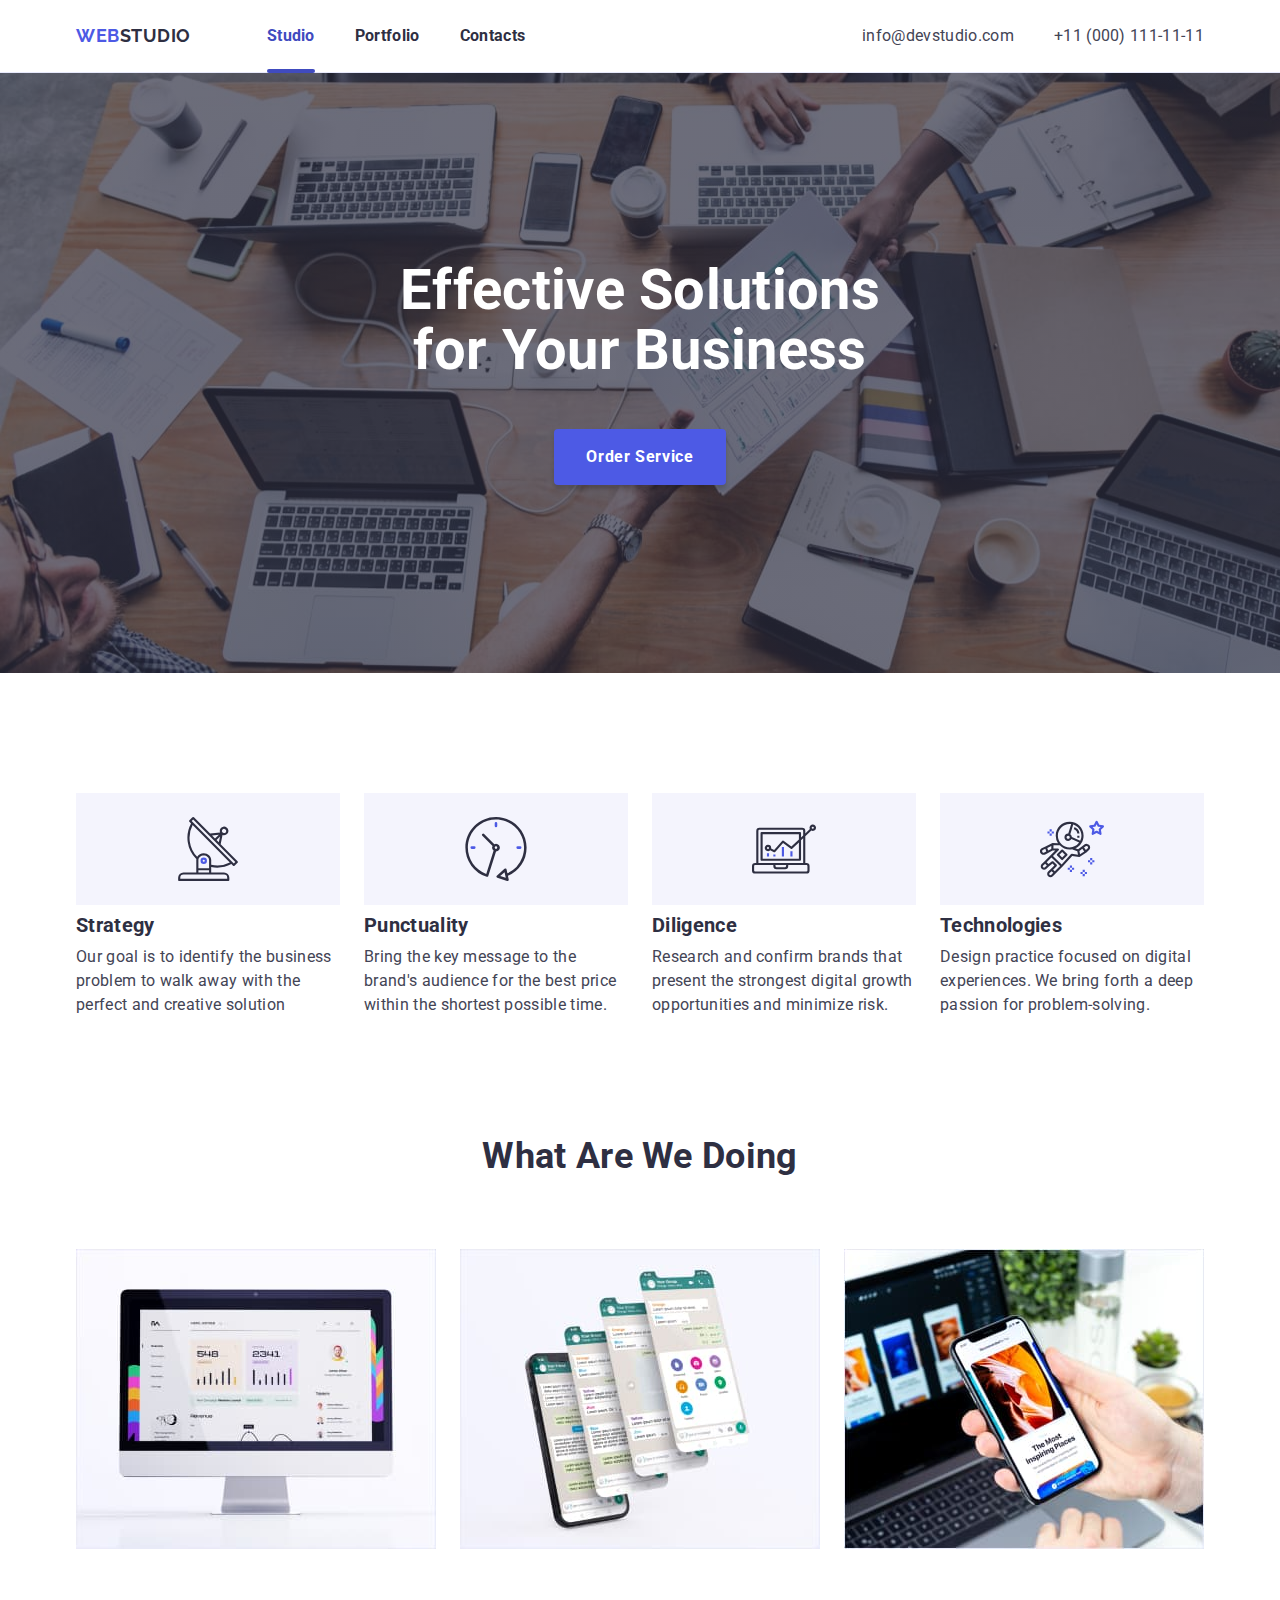
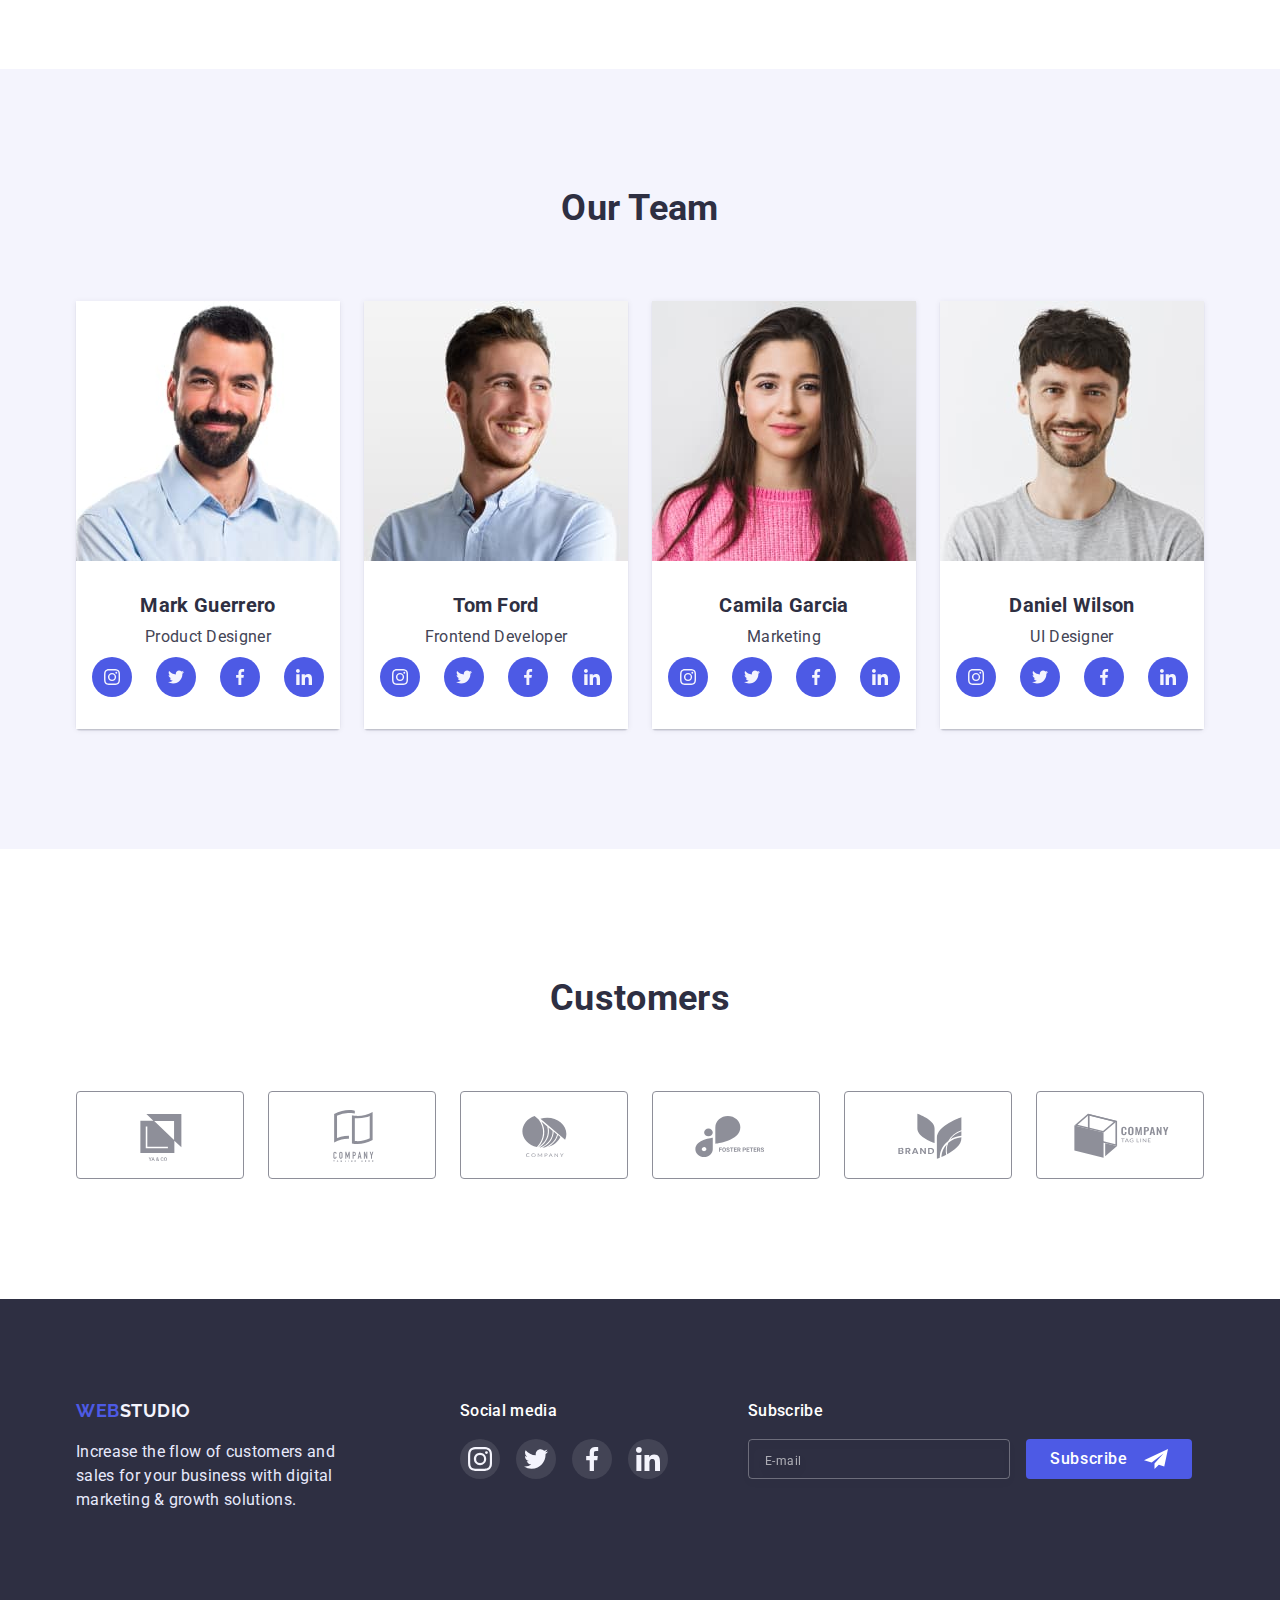
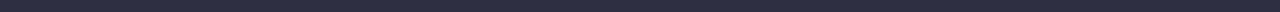
<file: index.html>
<!DOCTYPE html>
<html lang="en">
<head>
    <meta charset="UTF-8">
    <meta http-equiv="X-UA-Compatible" content="IE=edge">
    <meta name="viewport" content="width=device-width, initial-scale=1.0">
    <title>Studio</title>
    <link rel="preconnect" href="https://fonts.googleapis.com">
    <link rel="preconnect" href="https://fonts.gstatic.com" crossorigin>
    <link href="https://fonts.googleapis.com/css2?family=Raleway:wght@700&family=Roboto:wght@400;500;700;900&display=swap" rel="stylesheet">
    <link rel="stylesheet" href="https://cdn.jsdelivr.net/npm/modern-normalize@1.1.0/modern-normalize.min.css">
    <link rel="stylesheet" href="./css/style.css">
</head>
<body>
    <!-- HEADER -->
    <header class="main-header">
        <div class="container main-header-container">
            <nav class="main-nav">
                <a class="link logo" href="./index.html">WEB<span class="logo-part-theme-light">STUDIO</span></a>
                <ul class="menu list">
                    <li class="menu-item"><a class="link link-nav active" href="">Studio</a></li>
                    <li class="menu-item"><a class="link link-nav" href="./portfolio.html">Portfolio</a></li>
                    <li class="menu-item"><a class="link link-nav" href="">Contacts</a></li>
                </ul>
            </nav>
            <ul class="menu list">
                <li class="menu-item"><a class="contacts" href="mailto:info@devstudio.com">info@devstudio.com</a></li>
                <li class="menu-item"><a class="contacts" href="tel:+110001111111">+11 (000) 111-11-11</a></li>
            </ul>
        </div>
    </header>
    <main>
        <!-- HERO-->
        <section class="hero">
            <div class="container">
                <h1 class="main-title">Effective Solutions for Your Business</h1>
                <button class="modal-btn" type = "button" data-modal-open>Order Service</button>
            </div>
        </section>
        <!--ADVANTAGES--> 
        <section class="advantages-section">
            <div class="container">
                <h2 class="visually-hidden">Our advantages</h2>
                <ul class="list-wrapper list">
                    <li class="item-wrapper">
                        <div class="advantages-icon-wrapper">
                            <svg class="advatages-item" width="64" height="64">
                            <use href="./images/icons.svg#icon-antenna"></use>
                            </svg>
                        </div>
                        <h3 class="list-title">Strategy</h3>
                        <p class="list-description">Our goal is to identify the business problem to walk away with the perfect and creative solution</p>
                    </li>
                    <li class="item-wrapper"> 
                        <div class="advantages-icon-wrapper">
                            <svg class="advatages-item" width="64" height="64">
                            <use href="./images/icons.svg#icon-clock"></use>
                            </svg>
                        </div>
                        <h3 class="list-title">Punctuality</h3>
                        <p class="list-description">Bring the key message to the brand's audience for the best price within the shortest possible time.</p>
                    </li>
                    <li class="item-wrapper"> 
                        <div class="advantages-icon-wrapper">
                            <svg class="advatages-item" width="64" height="64">
                            <use href="./images/icons.svg#icon-diagram"></use>
                            </svg>
                        </div>
                        <h3 class="list-title">Diligence</h3>
                        <p class="list-description">Research and confirm brands that present the strongest digital growth opportunities and minimize risk.</p>
                    </li>
                    <li class="item-wrapper">
                        <div class="advantages-icon-wrapper">
                            <svg class="advatages-item" width="64" height="64">
                            <use href="./images/icons.svg#icon-astronaut"></use>
                            </svg>
                        </div>
                        <h3 class="list-title">Technologies</h3>
                        <p class="list-description">Design practice focused on digital experiences. We bring forth a deep passion for problem-solving.</p>
                    </li>
                </ul>
            </div>
        </section>
        <!--ABOUT US--> 
        <section class="section">
            <div class="container">
                <h2 class="section-title">What are we doing</h2>
                <ul class="list-wrapper list">
                    <li class="card-wrapper"><img src="./images/what-are-we-doing/positive-trend.jpg" alt="positive trend" width="360" height="300"></li>
                    <li class="card-wrapper"><img src="./images/what-are-we-doing/always-in-touch.jpg" alt="always in touch" width="360" height="300"></li>
                    <li class="card-wrapper"><img src="./images/what-are-we-doing/inspiring-place.jpg" alt="inspiring place" width="360" height="300"></li>
                </ul>
            </div>
        </section>
        <!--OUR TEAM-->
        <section class="employees section">
            <div class="container">
                <h2 class="section-title">Our Team</h2>
                <ul class="list-wrapper list">
                    <li class="item-wrapper employees-list">
                        <img src="./images/our-team/mark-guerrero.jpg" alt="man with beard" width="264" height="260">
                        <div class="employees-card-wrapper">
                            <h3 class="list-title">Mark Guerrero</h3>
                            <p class="list-description">Product Designer</p>
                            <ul class="social-list list">
                                <li class="social-list-item">
                                    <a href="" class="social-list-link">
                                        <svg class="social-list-icon" width="16" height="16" >
                                            <use href="./images/icons.svg#icon-instagram"></use>
                                        </svg>
                                    </a>
                                </li>
                                <li class="social-list-item">
                                    <a href="" class="social-list-link">
                                        <svg class="social-list-icon" width="16" height="16" >
                                            <use href="./images/icons.svg#icon-twitter"></use>
                                        </svg>
                                    </a>
                                </li>
                                <li class="social-list-item">
                                    <a href="" class="social-list-link">
                                        <svg class="social-list-icon" width="16" height="16" >
                                            <use href="./images/icons.svg#icon-facebook"></use>
                                        </svg>
                                    </a>
                                </li>
                                <li class="social-list-item">
                                    <a href="" class="social-list-link">
                                        <svg class="social-list-icon" width="16" height="16" >
                                            <use href="./images/icons.svg#icon-linkedin"></use>
                                        </svg>
                                    </a>
                                </li>
                            </ul>
                        </div>
                    </li>
                    <li class="item-wrapper employees-list">
                        <img src="./images/our-team/tom-ford.jpg" alt="smiling man" width="264" height="260">
                        <div class="employees-card-wrapper">
                            <h3 class="list-title">Tom Ford</h3>
                            <p class="list-description">Frontend Developer</p>
                            <ul class="social-list list">
                                <li class="social-list-item">
                                    <a href="" class="social-list-link">
                                        <svg class="social-list-icon" width="16" height="16" >
                                            <use href="./images/icons.svg#icon-instagram"></use>
                                        </svg>
                                    </a>
                                </li>
                                <li class="social-list-item">
                                    <a href="" class="social-list-link">
                                        <svg class="social-list-icon" width="16" height="16" >
                                            <use href="./images/icons.svg#icon-twitter"></use>
                                        </svg>
                                    </a>
                                </li>
                                <li class="social-list-item">
                                    <a href="" class="social-list-link">
                                        <svg class="social-list-icon" width="16" height="16" >
                                            <use href="./images/icons.svg#icon-facebook"></use>
                                        </svg>
                                    </a>
                                </li>
                                <li class="social-list-item">
                                    <a href="" class="social-list-link">
                                        <svg class="social-list-icon" width="16" height="16" >
                                            <use href="./images/icons.svg#icon-linkedin"></use>
                                        </svg>
                                    </a>
                                </li>
                            </ul>
                        </div>
                    </li>
                    <li class="item-wrapper employees-list">
                        <img src="./images/our-team/camila-garcia.jpg" alt="girl with long hair" width="264" height="260">
                        <div class="employees-card-wrapper">
                            <h3 class="list-title">Camila Garcia</h3>
                            <p class="list-description">Marketing</p>
                            <ul class="social-list list">
                                <li class="social-list-item">
                                    <a href="" class="social-list-link">
                                        <svg class="social-list-icon" width="16" height="16" >
                                            <use href="./images/icons.svg#icon-instagram"></use>
                                        </svg>
                                    </a>
                                </li>
                                <li class="social-list-item">
                                    <a href="" class="social-list-link">
                                        <svg class="social-list-icon" width="16" height="16" >
                                            <use href="./images/icons.svg#icon-twitter"></use>
                                        </svg>
                                    </a>
                                </li>
                                <li class="social-list-item">
                                    <a href="" class="social-list-link">
                                        <svg class="social-list-icon" width="16" height="16" >
                                            <use href="./images/icons.svg#icon-facebook"></use>
                                        </svg>
                                    </a>
                                </li>
                                <li class="social-list-item">
                                    <a href="" class="social-list-link">
                                        <svg class="social-list-icon" width="16" height="16" >
                                            <use href="./images/icons.svg#icon-linkedin"></use>
                                        </svg>
                                    </a>
                                </li>
                            </ul>
                        </div>
                    </li>
                    <li class="item-wrapper employees-list">
                        <img src="./images/our-team/daniel-wilson.jpg" alt="man in a t-shirt" width="264" height="260">
                        <div class="employees-card-wrapper">
                            <h3 class="list-title">Daniel Wilson</h3>
                            <p class="list-description">UI Designer</p>
                            <ul class="social-list list">
                                <li class="social-list-item">
                                    <a href="" class="social-list-link">
                                        <svg class="social-list-icon" width="16" height="16" >
                                            <use href="./images/icons.svg#icon-instagram"></use>
                                        </svg>
                                    </a>
                                </li>
                                <li class="social-list-item">
                                    <a href="" class="social-list-link">
                                        <svg class="social-list-icon" width="16" height="16" >
                                            <use href="./images/icons.svg#icon-twitter"></use>
                                        </svg>
                                    </a>
                                </li>
                                <li class="social-list-item">
                                    <a href="" class="social-list-link">
                                        <svg class="social-list-icon" width="16" height="16" >
                                            <use href="./images/icons.svg#icon-facebook"></use>
                                        </svg>
                                    </a>
                                </li>
                                <li class="social-list-item">
                                    <a href="" class="social-list-link">
                                        <svg class="social-list-icon" width="16" height="16" >
                                            <use href="./images/icons.svg#icon-linkedin"></use>
                                        </svg>
                                    </a>
                                </li>
                            </ul>
                        </div>
                    </li>
                </ul>
            </div>
        </section>
        <!--CUSTOMERS-->
        <section class="client-section">
            <div class="container">
                <h2 class="section-title">Customers</h2>
                <ul class="client-list list">
                    <li class="client-list-item">
                        <a href="" class="client-list-link">
                            <svg class="client-list-icon" width="104" height="56">
                                <use href="./images/icons.svg#icon-client-1"></use>
                            </svg>
                        </a>
                    </li>
                    <li class="client-list-item">
                        <a href="" class="client-list-link">
                            <svg class="client-list-icon" width="104" height="56">
                                <use href="./images/icons.svg#icon-client-2"></use>
                            </svg>
                        </a>
                    </li>
                    <li class="client-list-item">
                        <a href="" class="client-list-link">
                            <svg class="client-list-icon" width="104" height="56">
                                <use href="./images/icons.svg#icon-client-3"></use>
                            </svg>
                        </a>
                    </li>
                    <li class="client-list-item">
                        <a href="" class="client-list-link">
                            <svg class="client-list-icon" width="104" height="56">
                                <use href="./images/icons.svg#icon-client-4"></use>
                            </svg>
                        </a>
                    </li>
                    <li class="client-list-item">
                        <a href="" class="client-list-link">
                            <svg class="client-list-icon" width="104" height="56">
                                <use href="./images/icons.svg#icon-client-5"></use>
                            </svg>
                        </a>
                    </li>
                    <li class="client-list-item">
                        <a href="" class="client-list-link">
                            <svg class="client-list-icon" width="104" height="56">
                                <use href="./images/icons.svg#icon-client-6"></use>
                            </svg>
                        </a>
                    </li>
                </ul>
            </div>
        </section>
    </main>
    <!--FOOTER-->
    <footer class="main-footer">
        <div class="container footer-container">
            <div class="footer-description">
                <a class="link logo logo-footer" href="">WEB<span class="logo-part-theme-dark">STUDIO</span></a>
                <p class="list-description">Increase the flow of customers and sales for your business with digital marketing & growth solutions.</p>
            </div>
            <div class="footer-social">
                <h4 class="footer-title">Social media</h4>
                <ul class="social-list footer-social-list list">
                    <li class="social-list-item">
                        <a href="" class="social-list-link footer-social-link">
                            <svg class="social-list-icon" width="24" height="24" >
                                <use href="./images/icons.svg#icon-instagram"></use>
                            </svg>
                        </a>
                    </li>
                    <li class="social-list-item">
                        <a href="" class="social-list-link footer-social-link">
                            <svg class="social-list-icon" width="24" height="24" >
                                <use href="./images/icons.svg#icon-twitter"></use>
                            </svg>
                        </a>
                    </li>
                    <li class="social-list-item">
                        <a href="" class="social-list-link footer-social-link">
                            <svg class="social-list-icon" width="24" height="24" >
                                <use href="./images/icons.svg#icon-facebook"></use>
                            </svg>
                        </a>
                    </li>
                    <li class="social-list-item">
                        <a href="" class="social-list-link footer-social-link">
                            <svg class="social-list-icon" width="24" height="24" >
                                <use href="./images/icons.svg#icon-linkedin"></use>
                            </svg>
                        </a>
                    </li>
                </ul>
            </div>
            <form class="footer-form">
                <h4 class="footer-title">Subscribe</h4>
                <div class="footer-form-wrapper">
                    <input type="email" name="user_email" placeholder="E-mail" class="footer-form-input">
                    <button type="submit" class="footer-subscribe-submit">Subscribe
                        <svg width="24" height="24" class="footer-button-icon">
                            <use href="./images/icons.svg#icon-telegram"></use>
                        </svg>
                    </button>
                </div>
            </form>
        </div>
    </footer>
    <div class="backdrop is-hidden" data-modal>
        <div class="modal">
            <button class="modal-close-btn" type="button" data-modal-close>
                <svg class="modal-close-btn-icon" width="8" height="8">
                    <use href="./images/icons.svg#icon-close-modal"></use>
                </svg>
            </button>
            <form class="modal-form">
                <p class="modal-name">Leave your contacts and we will call you back</p>
                <label class="modal-form-field">
                    <span class="modal-form-input-desc">Name</span> 
                    <span class="modal-form-input-wrapper">
                        <input type="text" name="user_name" class="modal-form-input" required pattern="^[a-zA-z]+" minlength="2">
                        <svg class="modal-form-input-icon" width="18" height="18">
                            <use href="./images/icons.svg#icon-person" ></use>
                        </svg>
                    </span>
                </label>
                <label class="modal-form-field">
                    <span class="modal-form-input-desc">Phone</span> 
                    <span class="modal-form-input-wrapper">
                        <input type="tel" name="user_phone" class="modal-form-input" required pattern="[0-9]{3}-[0-9]{3}-[0-9]{2}-[0-9]{2}" title="xxx-xxx-xx-xx">
                        <svg class="modal-form-input-icon" width="18" height="24">
                            <use href="./images/icons.svg#icon-phone" ></use>
                        </svg>
                    </span>
                </label>
                <label class="modal-form-field">
                    <span class="modal-form-input-desc">Email</span> 
                    <span class="modal-form-input-wrapper">
                        <input type="email" name="user_email" class="modal-form-input" required>
                        <svg class="modal-form-input-icon" width="18" height="24">
                            <use href="./images/icons.svg#icon-email"></use>
                        </svg>
                    </span>
                </label>
                <label class="modal-form-field">
                    <span class="modal-form-input-desc">Comment</span> 
                    <textarea name="user_message" class="modal-form-message" placeholder="Text input"></textarea>
                </label>
                <input id="user-policy" type="checkbox" name="user_policy" class="modal-form-check visually-hidden" required>
                <label for="user-policy" class="modal-form-check-desc">I accept the terms and conditions of the&nbsp;<a href="">Privacy Policy</a></label>
                <button type="submit" class="modal-form-submit">Send</button>
            </form>
        </div>
    </div>

    <script src="./js/modal.js"></script>
</body>
</html>
</file>
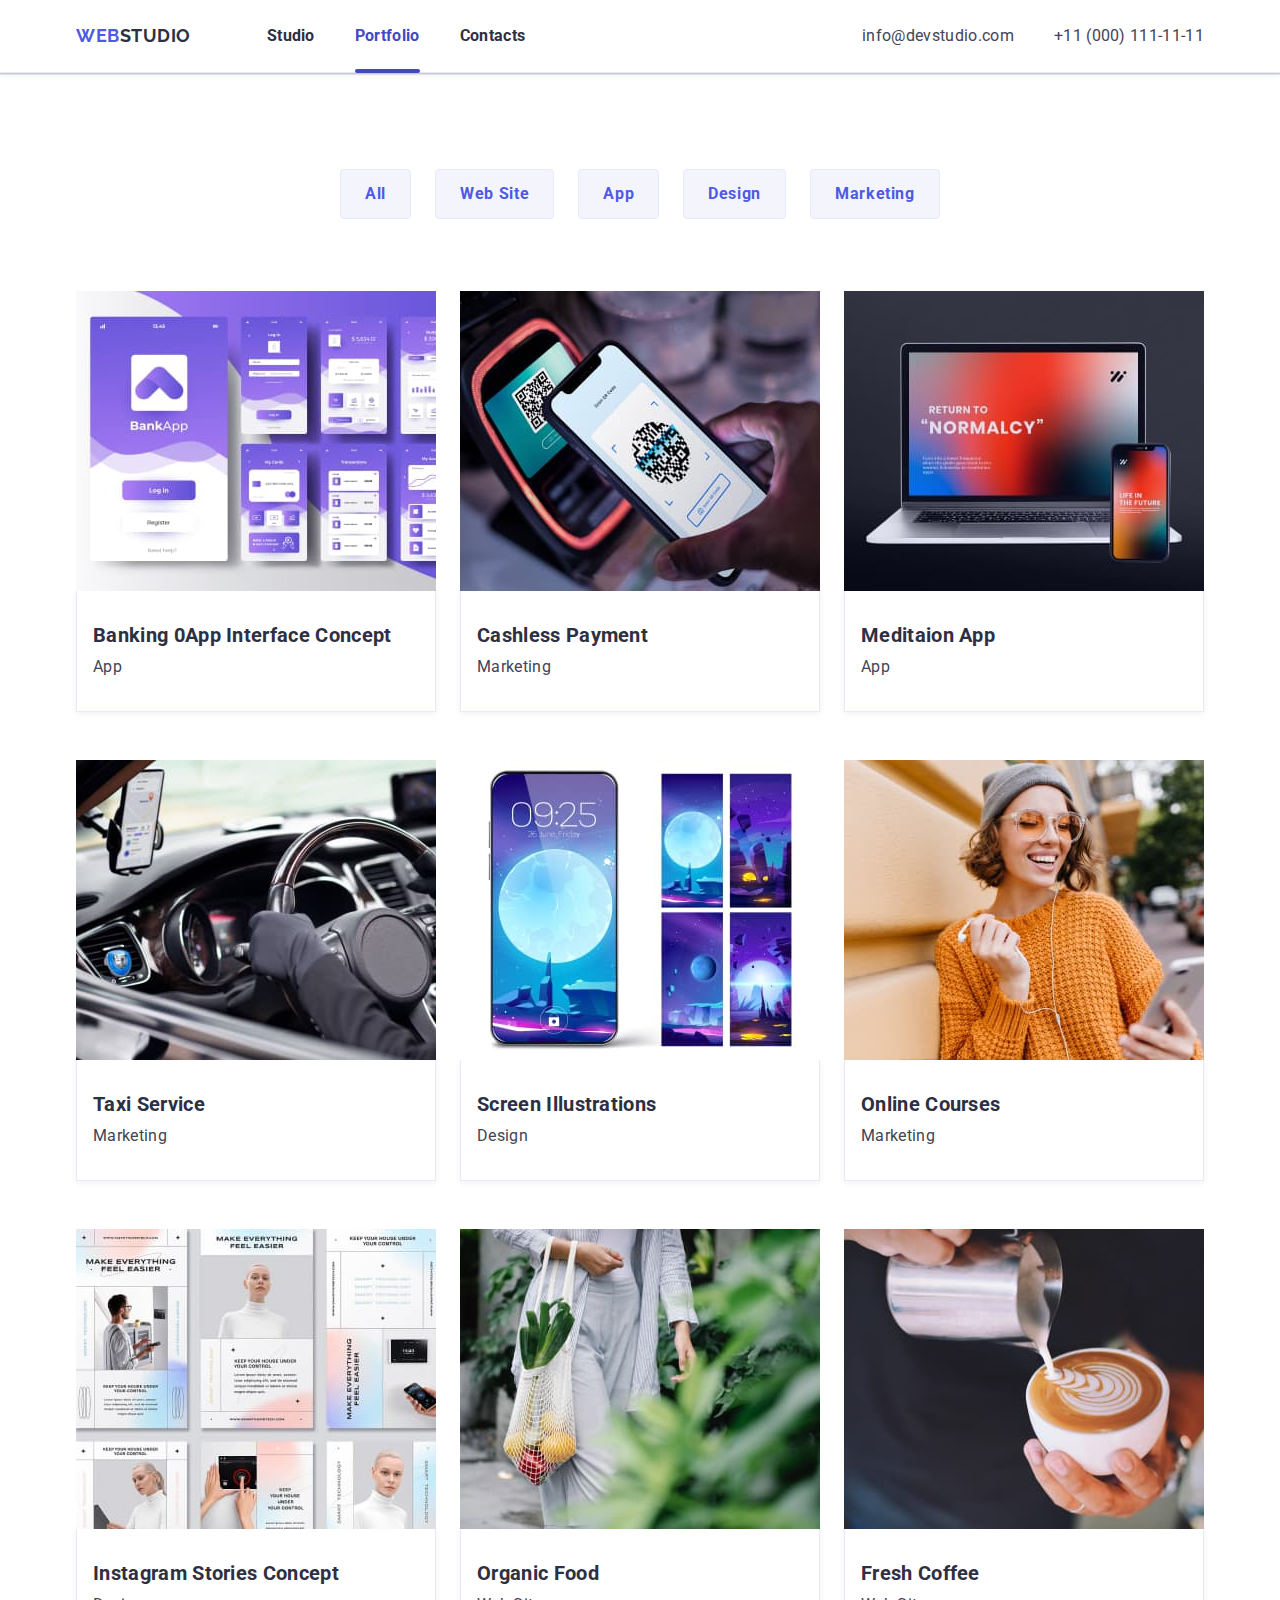
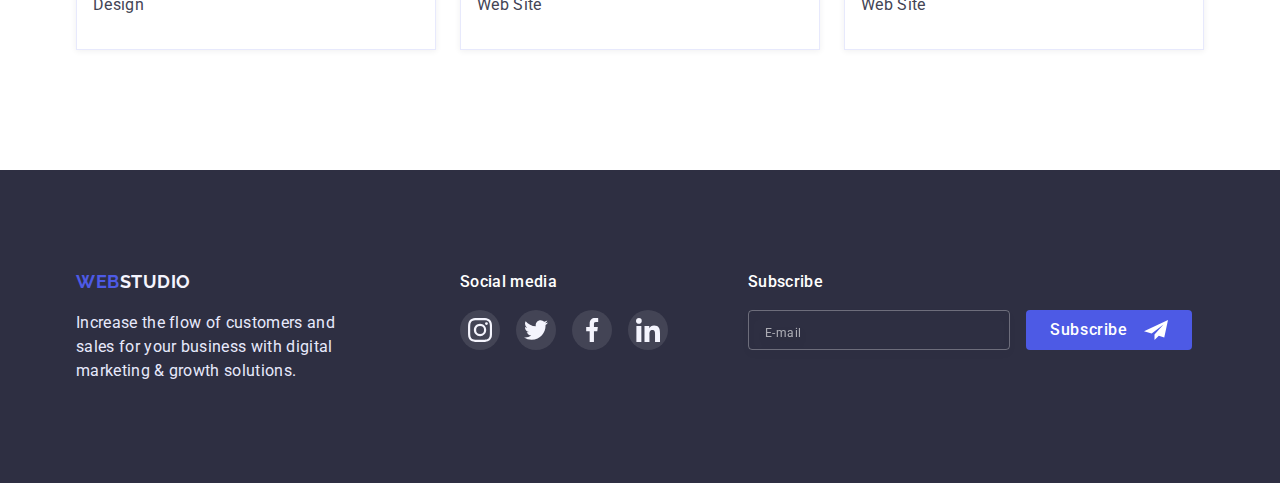
<file: portfolio.html>
<!DOCTYPE html>
<html lang="en">
<head>
    <meta charset="UTF-8">
    <meta http-equiv="X-UA-Compatible" content="IE=edge">
    <meta name="viewport" content="width=device-width, initial-scale=1.0">
    <title>Portfolio</title>
    <link rel="preconnect" href="https://fonts.googleapis.com">
    <link rel="preconnect" href="https://fonts.gstatic.com" crossorigin>
    <link href="https://fonts.googleapis.com/css2?family=Raleway:wght@700&family=Roboto:wght@400;500;700;900&display=swap" rel="stylesheet">
    <link rel="stylesheet" href="https://cdn.jsdelivr.net/npm/modern-normalize@1.1.0/modern-normalize.min.css">
    <link rel="stylesheet" href="./css/style.css">
</head>
<body>
    <!-- HEADER -->
    <header class="main-header">
        <div class="container main-header-container">
            <nav class="main-nav">
                <a class="link logo" href="./index.html">WEB<span class="logo-part-theme-light">STUDIO</span></a>
                <ul class="menu list">
                    <li class="menu-item"><a class="link link-nav" href="./index.html">Studio</a></li>
                    <li class="menu-item"><a class="link link-nav active" href="">Portfolio</a></li>
                    <li class="menu-item"><a class="link link-nav" href="">Contacts</a></li>
                </ul>
            </nav>
            <ul class="menu list">
                <li class="menu-item"><a class="contacts" href="mailto:info@devstudio.com">info@devstudio.com</a></li>
                <li class="menu-item"><a class="contacts" href="tel:+110001111111">+11 (000) 111-11-11</a></li>
            </ul>
        </div>
    </header>
    <main> 
        <!--PORTFOLIO-->
        <section class="portfolio-section">
            <div class="container">
                <h1 hidden>Examples of our work</h1>
                <ul class="portfolio-menu list-wrapper list">
                    <li><button class="portfolio-btn" type="button">All</button></li>
                    <li><button class="portfolio-btn" type="button">Web Site</button></li>
                    <li><button class="portfolio-btn" type="button">App</button></li>
                    <li><button class="portfolio-btn" type="button">Design</button></li>
                    <li><button class="portfolio-btn" type="button">Marketing</button></li>
                </ul>
                <ul class="list-wrapper portfolio-list-wrapper">
                    <li class="card-wrapper list">
                        <a class="link portfolio-card-wrapper" href="">
                            <div class="portfolio-card-img-wrapper">
                                <img src="./images/portfolio/interface.jpg" alt="simple interface" width="360" height="300">
                                <p class="overlay">14 Stylish and User-Friendly App Design Concepts · Task Manager App · Calorie Tracker App · Exotic Fruit Ecommerce App · Cloud Storage App</p>
                            </div>
                            <div class="portfolio-text-wrapper">
                                <h2 class="list-title">Banking 0App Interface Concept</h2>
                                <p class="list-description">App</p>
                            </div>
                        </a>
                    </li>
                    <li class="card-wrapper list">
                        <a class="link portfolio-card-wrapper" href="">
                            <div class="portfolio-card-img-wrapper">
                                <img src="./images/portfolio/cashless-payment.jpg" alt="pay by phone" width="360" height="300">
                                <p class="overlay">14 Stylish and User-Friendly App Design Concepts · Task Manager App · Calorie Tracker App · Exotic Fruit Ecommerce App · Cloud Storage App</p>
                            </div>
                                <div class="portfolio-text-wrapper">
                                <h2 class="list-title">Cashless Payment</h2>
                                <p class="list-description">Marketing</p>
                            </div>
                        </a>
                    </li>
                    <li class="card-wrapper list">
                        <a class="link portfolio-card-wrapper" href="">
                            <div class="portfolio-card-img-wrapper">
                                <img src="./images/portfolio/meditation-app.jpg" alt="computer and phone" width="360" height="300">
                                <p class="overlay">14 Stylish and User-Friendly App Design Concepts · Task Manager App · Calorie Tracker App · Exotic Fruit Ecommerce App · Cloud Storage App</p>
                            </div>
                            <div class="portfolio-text-wrapper">
                                <h2 class="list-title">Meditaion App</h2>
                                <p class="list-description">App</p>
                            </div>
                        </a>
                    </li>
                    <li class="card-wrapper list">
                        <a class="link portfolio-card-wrapper" href="">
                            <div class="portfolio-card-img-wrapper">
                                <img src="./images/portfolio/taxi.jpg" alt="hands on the steering wheel" width="360" height="300">
                                <p class="overlay">14 Stylish and User-Friendly App Design Concepts · Task Manager App · Calorie Tracker App · Exotic Fruit Ecommerce App · Cloud Storage App</p>
                            </div>
                            <div class="portfolio-text-wrapper">
                                <h2 class="list-title">Taxi Service</h2>
                                <p class="list-description">Marketing</p>
                            </div>
                        </a>
                    </li>
                    <li class="card-wrapper list">
                        <a class="link portfolio-card-wrapper" href="">
                            <div class="portfolio-card-img-wrapper">
                                <img src="./images/portfolio/illustration.jpg" alt="different pictures on the phone" width="360" height="300">
                                <p class="overlay">14 Stylish and User-Friendly App Design Concepts · Task Manager App · Calorie Tracker App · Exotic Fruit Ecommerce App · Cloud Storage App</p>
                            </div>
                            <div class="portfolio-text-wrapper">
                                <h2 class="list-title">Screen Illustrations</h2>
                                <p class="list-description">Design</p>
                            </div>
                        </a>
                    </li>
                    <li class="card-wrapper list">
                        <a class="link portfolio-card-wrapper" href="">
                            <div class="portfolio-card-img-wrapper">
                                <img src="./images/portfolio/online-courses.jpg" alt="smiling girl in headphones" width="360" height="300">
                                <p class="overlay">14 Stylish and User-Friendly App Design Concepts · Task Manager App · Calorie Tracker App · Exotic Fruit Ecommerce App · Cloud Storage App</p>
                            </div>
                            <div class="portfolio-text-wrapper">
                                <h2 class="list-title">Online Courses</h2>
                                <p class="list-description">Marketing</p>
                            </div>
                        </a>
                    </li>
                    <li class="card-wrapper list">
                        <a class="link portfolio-card-wrapper" href="">
                            <div class="portfolio-card-img-wrapper">
                                <img  src="./images/portfolio/instagram-stories.jpg" alt="user-friendly design" width="360" height="300">
                                <p class="overlay">14 Stylish and User-Friendly App Design Concepts · Task Manager App · Calorie Tracker App · Exotic Fruit Ecommerce App · Cloud Storage App</p>
                            </div>
                            <div class="portfolio-text-wrapper">
                                <h2 class="list-title">Instagram Stories Concept</h2>
                                <p class="list-description">Design</p>
                            </div>
                        </a>
                    </li>
                    <li class="card-wrapper list">
                        <a class="link portfolio-card-wrapper" href="">
                            <div class="portfolio-card-img-wrapper">
                                <img src="./images/portfolio/organic-food.jpg" alt="girl with a bag of vegetables" width="360" height="300">
                                <p class="overlay">14 Stylish and User-Friendly App Design Concepts · Task Manager App · Calorie Tracker App · Exotic Fruit Ecommerce App · Cloud Storage App</p>
                            </div>
                            <div class="portfolio-text-wrapper">
                                <h2 class="list-title">Organic Food</h2>
                                <p class="list-description">Web Site</p>
                            </div>
                        </a>
                    </li>
                    <li class="card-wrapper list">
                        <a class="link portfolio-card-wrapper" href="">
                            <div class="portfolio-card-img-wrapper">
                                <img src="./images/portfolio/fresh-coffee.jpg" alt="cup of coffee" width="360" height="300">
                                <p class="overlay">14 Stylish and User-Friendly App Design Concepts · Task Manager App · Calorie Tracker App · Exotic Fruit Ecommerce App · Cloud Storage App</p>
                            </div>
                            <div class="portfolio-text-wrapper">
                                <h2 class="list-title">Fresh Coffee</h2>
                                <p class="list-description">Web Site</p>
                            </div>
                        </a>
                    </li>
                </ul>
            </div>
        </section>
    </main> 
    <!--FOOTER-->
    <footer class="main-footer">
        <div class="container footer-container">
            <div class="footer-description">
                <a class="link logo logo-footer" href="">WEB<span class="logo-part-theme-dark">STUDIO</span></a>
                <p class="list-description">Increase the flow of customers and sales for your business with digital marketing & growth solutions.</p>
            </div>
            <div class="footer-social">
                <h4 class="footer-title">Social media</h4>
                <ul class="social-list footer-social-list list">
                    <li class="social-list-item">
                        <a href="" class="social-list-link footer-social-link">
                            <svg class="social-list-icon" width="24" height="24" >
                                <use href="./images/icons.svg#icon-instagram"></use>
                            </svg>
                        </a>
                    </li>
                    <li class="social-list-item">
                        <a href="" class="social-list-link footer-social-link">
                            <svg class="social-list-icon" width="24" height="24" >
                                <use href="./images/icons.svg#icon-twitter"></use>
                            </svg>
                        </a>
                    </li>
                    <li class="social-list-item">
                        <a href="" class="social-list-link footer-social-link">
                            <svg class="social-list-icon" width="24" height="24" >
                                <use href="./images/icons.svg#icon-facebook"></use>
                            </svg>
                        </a>
                    </li>
                    <li class="social-list-item">
                        <a href="" class="social-list-link footer-social-link">
                            <svg class="social-list-icon" width="24" height="24" >
                                <use href="./images/icons.svg#icon-linkedin"></use>
                            </svg>
                        </a>
                    </li>
                </ul>
            </div>
            <form class="footer-form">
                <h4 class="footer-title">Subscribe</h4>
                <div class="footer-form-wrapper">
                    <input type="email" name="user_email" placeholder="E-mail" class="footer-form-input">
                    <button type="submit" class="footer-subscribe-submit">Subscribe
                        <svg width="24" height="24" class="footer-button-icon">
                            <use href="./images/icons.svg#icon-telegram"></use>
                        </svg>
                    </button>
                </div>
            </form>
        </div>
    </footer>
</body>
</html>
</file>
<file: css/style.css>
:root {
    --primary-font: 'Roboto', sans-serif;
    --secondary-font: 'Raleway', sans-serif;

    --primary-color-theme-dark: #FFFFFF;
    --secondary-color-theme-dark: #E7E9FC;
    --primary-color-theme-light: #2E2F42;
    --secondary-color-theme-light: #434455;
    --accent-color: #4D5AE5;
    --secondary-accent-color: #404BBF;
    --element-color-theme-dark: #F4F4FD;
    --icon-color: #8E8F99;

    --transition-dur-and-func: 250ms cubic-bezier(0.4, 0, 0.2, 1);
}

h1, 
h2, 
h3, 
h4, 
p {
    margin-top: 0;
    margin-bottom: 0;
}

ul {
    margin-top: 0;
    margin-bottom: 0;
    padding-left: 0;
}

img {
    display: block;
}

button {
    cursor: pointer;
}

.list {
    list-style: none;
}

.link {
    text-decoration: none;
}

body {
    font-family: var(--primary-font);
    font-weight: 700;
    font-size: 16px;
    line-height: 1.5;
    letter-spacing: 0.02em;
    background-color: var(--primary-color-theme-dark);
}

.container {
    width: 1158px;
    margin-left: auto;
    margin-right: auto;
    padding-right: 15px;
    padding-left: 15px;
}

.section {
    padding-top: 120px;
    padding-bottom: 120px;
}

.visually-hidden {
    position: absolute;
    width: 1px;
    height: 1px;
    margin: -1px;
    padding: 0;
    overflow: hidden;
    border: 0;
    clip: rect(0 0 0 0);
}

/*================= COMPONENTS =================*/

.logo {
    margin-right: 76px;
    
    font-family: var(--secondary-font);
    font-weight: 700;
    font-size: 18px;
    line-height: 1.33;
    letter-spacing: 0.03em;
    text-transform: uppercase;
    color: var(--accent-color);
}

.logo-part-theme-light {
    color: var(--primary-color-theme-light);
}

.logo-part-theme-dark {
    color: var(--element-color-theme-dark);
}

.list-title {
    margin-bottom: 8px;

    font-size: 20px;
    line-height: 1.2;
    color: var(--primary-color-theme-light);
}

.list-description {
    font-weight: 400;
    color: var(--secondary-color-theme-light);
}

.section-title {
    margin-bottom: 72px;

    font-size: 36px;
    line-height: 1.11;
    text-align: center;
    text-transform: capitalize;
    color: var(--primary-color-theme-light);
}

.list-wrapper {
    display: flex;
    flex-wrap: wrap;
    gap: 24px;
}

.item-wrapper {
    width: calc((100% - 72px) / 4);
}

.card-wrapper {
    width: calc((100% - 48px) / 3);
}

/*================= /COMPONENTS =================*/


/*================= HEADER =================*/

.main-header {
    padding-top: 24px;
    padding-bottom: 24px;
    border-bottom: 1px solid #E7E9FC;
    box-shadow: 0px 2px 1px rgba(46, 47, 66, 0.08), 0px 1px 1px rgba(46, 47, 66, 0.16), 0px 1px 6px rgba(46, 47, 66, 0.08);
}

.main-header-container {
    display: flex;
    align-items: center;
    justify-content: space-between;
}

.main-nav {
    display: flex;
    align-items: center;
}

.menu {
    display: flex;
    align-items: center;
}

.menu-item:not(:first-child) {
    margin-left: 40px;
}

.link-nav {
    color: var(--primary-color-theme-light);
    text-decoration: none;
    transition: color var(--transition-dur-and-func);
}

.link-nav:hover,
.link-nav:focus {
    color: var(--secondary-accent-color);
}

.active {
    padding-bottom: 28px;
    position: relative;
    color: var(--secondary-accent-color);
}

.active::after {
    content: ' ';
    position: absolute;
    left: 0;
    bottom: 0;
    display: block;
    width: 100%;
    height: 4px;
    background-color: var(--secondary-accent-color);
    border-radius: 2px;
}

.contacts {
    font-weight: 400;
    color: var(--secondary-color-theme-light);
    text-decoration: none;
    transition: color var(--transition-dur-and-func);
}

.contacts:hover,
.contacts:focus {
    color: var(--accent-color);
}

/*================= /HEADER =================*/


/*================= HERO =================*/

.hero {
    padding-top: 188px;
    padding-bottom: 188px;
    max-width: 1440px;
    background-color: var(--primary-color-theme-light);
    text-align: center;
    background-image: linear-gradient(rgba(46, 47, 66, 0.7), rgba(46, 47, 66, 0.7)), url('../images/hero/people-office.jpg');
    background-size: cover;
    margin: 0 auto;
}



.main-title {
    margin: 0 auto;
    max-width: 494px;
    font-size: 56px;
    line-height: 1.07;
    color: var(--primary-color-theme-dark);
    
}

.modal-btn {
    padding: 16px 32px;
    margin-top: 48px;
    font-family: inherit;
    font-weight: inherit;
    font-size: inherit;
    line-height: inherit;
    letter-spacing: 0.04em;
    color: var(--primary-color-theme-dark);
    background-color: var(--accent-color);
    border-radius: 4px;
    border: none;
    box-shadow: 0px 4px 4px rgba(0, 0, 0, 0.15);
    transition: background-color var(--transition-dur-and-func);
}

.modal-btn:hover,
.modal-btn:focus {
    background-color: var(--secondary-accent-color);
}

/*================= /HERO =================*/


/*================= ADVANTAGES =================*/
 
.advantages-section {
    padding-top: 120px;
}

.advantages-icon-wrapper {
    margin-bottom: 8px;
    padding: 24px 100px;
    display: flex;
    background-color: var(--element-color-theme-dark);
}

/*================= /ADVANTAGES=================*/


/*================= OUR TEAM =================*/

.employees {
    background-color: var(--element-color-theme-dark);
    text-align: center;
}

.employees-list {
    background: var(--primary-color-theme-dark);
    box-shadow: 0px 1px 6px rgba(46, 47, 66, 0.08), 0px 1px 1px rgba(46, 47, 66, 0.16), 0px 2px 1px rgba(46, 47, 66, 0.08);
    border-radius: 0px 0px 4px 4px;
}

.employees-card-wrapper {
    background-color: var(--primary-color-theme-dark);
    padding: 32px 16px;
}

.social-list {
    display: flex;
    justify-content: center;
    gap: 24px;
    margin-top: 8px;
}

.social-list-link {
    display: flex;
    justify-content: center;
    align-items: center;
    width: 40px;
    height: 40px;
    border-radius: 50px;
    background-color: var(--accent-color);
    transition: background-color var(--transition-dur-and-func);
}

.social-list-link:hover,
.social-list-link:focus {
    background-color: var(--secondary-accent-color);
}

.social-list-icon {
    fill: var(--element-color-theme-dark);
}

/*================= /OUR TEAM =================*/


/*================= CUSTOMERS =================*/

.client-section {
    padding-top: 130px;
    padding-bottom: 120px;
}

.client-list {
    display: flex;
    justify-content: center;
    gap: 24px;
}

.client-list-link {
    display: flex;
    justify-content: center;
    align-items: center;
    width: 168px;
    height: 88px;
    border: 1px solid var(--icon-color);
    border-radius: 4px;
    transition: border var(--transition-dur-and-func);
}

.client-list-icon {
    fill : var(--icon-color);
    transition: fill var(--transition-dur-and-func);
}

.client-list-link:hover,
.client-list-link:focus {
    border: 1px solid var(--secondary-accent-color);
}

.client-list-link:hover .client-list-icon,
.client-list-link:focus .client-list-icon {
    fill: var(--secondary-accent-color);
}

/*================= /CUSTOMERS =================*/


/*================= FOOTER =================*/

.main-footer {
    padding-top: 100px;
    padding-bottom: 100px;
    background: var(--primary-color-theme-light);
}

.footer-container{
    display: flex;
}

.footer-description {
    margin-right: 120px;
}

.footer-title {
font-weight: 500;
color: var(--primary-color-theme-dark);
margin-bottom: 16px;
}

.main-footer .list-description {
    margin-top: 16px;
    max-width: 264px;
    color: var(--secondary-color-theme-dark);
}

.logo-footer {
    margin-right: 0;
}

.footer-social-list {
    gap: 16px;
}

.footer-social-link {
    background-color: rgba(255, 255, 255, 0.1);
    transition: background-color var(--transition-dur-and-func);
}

.footer-social-link:hover,
.footer-social-link:focus {
    background-color: #31D0AA;;
}

.footer-form-wrapper {
    display: flex;
    align-items: center;
}

.footer-form {
    margin-left: 80px;
}

.footer-form-input {
    font-size: 18px;
    color: var(--primary-color-theme-dark);
    height: 40px;
    border: 1px solid rgba(255, 255, 255, 0.3);
    border-radius: 4px;
    padding: 8px 16px;
    margin-right: 16px;
    resize: none;
    filter: drop-shadow(0px 4px 4px rgba(0, 0, 0, 0.15));
    transition: border-color var(--transition-dur-and-func);
    background-color: transparent;
}

.footer-form-input::placeholder {
    font-weight: 400;
    font-size: 12px;
    line-height: 2;
    letter-spacing: 0.04em;
    color: rgba(255, 255, 255, 0.6);
}

.footer-form-input:focus {
    outline: none;
    border-color: var(--secondary-accent-color);
}

.footer-subscribe-submit {
    font-family: inherit;
    font-weight: 500;
    font-size: inherit;
    line-height: inherit;
    display: flex;
    align-items: center;
    text-align: center;
    letter-spacing: 0.04em;
    color: #FFFFFF;
    background-color: var(--accent-color);
    border-radius: 4px;
    border: none;
    padding: 8px 24px;
    transition: background-color var(--transition-dur-and-func);
}

.footer-subscribe-submit:focus,
.footer-subscribe-submit:hover {
    background-color: var(--secondary-accent-color);
}

.footer-button-icon {
    margin-left: 16px;
    fill: var(--primary-color-theme-dark);
}
/*================= /FOOTER =================*/


/*================= MODAL WINDOW =================*/

.backdrop {
    position: fixed;
    z-index: 100;
    top: 0;
    left: 0;
    width: 100%;
    height: 100%;
    background-color: rgba(46, 47, 66, 0.4);
    
    transition: opacity var(--transition-dur-and-func), visibility var(--transition-dur-and-func);
}

.backdrop.is-hidden {
    opacity: 0;
    visibility: hidden;
    pointer-events: none;
}

.backdrop.is-hidden .modal {
    transform: translate(-50%, -50%) scale(1.3) rotate(0deg);
}

.modal {
    position: absolute;
    top: 50%;
    left: 50%;
    transform: translate(-50%, -50%) scale(1) rotate(360deg);
    transition: transform var(--transition-dur-and-func), scale var(--transition-dur-and-func), rotate var(--transition-dur-and-func);
    
    width: 408px;
    height: 576px;
    background: #FCFCFC;
    box-shadow: 0px 1px 1px rgba(0, 0, 0, 0.14), 0px 1px 3px rgba(0, 0, 0, 0.12), 0px 2px 1px rgba(0, 0, 0, 0.2);
    border-radius: 4px;
    padding: 72px 24px 24px;
}

.modal-close-btn {
    position: absolute;
    top: 24px;
    right: 24px;
    display: flex;
    justify-content: center;
    align-items: center;
    padding: 0;
    width: 24px;
    height: 24px;
    background-color: var(--secondary-color-theme-dark);
    border: 1px solid rgba(0, 0, 0, 0.1);
    border-radius: 50%;
    transition: background-color var(--transition-dur-and-func);
}

.modal-close-btn-icon {
    transition: fill var(--transition-dur-and-func);
}

.modal-close-btn:hover,
.modal-close-btn:focus {
   background-color: var(--secondary-accent-color);
}

.modal-close-btn:hover .modal-close-btn-icon,
.modal-close-btn:focus .modal-close-btn-icon {
    fill: var(--primary-color-theme-dark)
}

/*================= /MODAL WINDOW =================*/


/*================= MODAL FORM =================*/

.modal-form {
    display: flex;
    flex-direction: column;
}
 
.modal-name {
    font-weight: 500;
    text-align: center;
    color: var(--primary-color-theme-light);
    margin-bottom: 16px;
}

.modal-form-field {
    margin-bottom: 8px;
}

.modal-form-input-desc{
    display: block;
    font-weight: 400;
    font-size: 12px;
    line-height: 1.33;
    letter-spacing: 0.04em;
    color: var(--icon-color);
    margin-bottom: 4px;
}

.modal-form-input {
    font-size: 18px;
    width: 100%;
    height: 40px;
    border: 1px solid rgba(33, 33, 33, 0.2);
    border-radius: 4px;
    padding-left: 40px;
    transition: border-color var(--transition-dur-and-func);
}

.modal-form-input-wrapper {
    display: block;
    position: relative;
}

.modal-form-input-icon {
    position: absolute;
    top: 50%;
    left: 16px;
    transform: translateY(-50%);
    transition: fill var(--transition-dur-and-func);
}

.modal-form-input:focus {
    border-color: var(--accent-color);
    outline: none;
}

.modal-form-input:focus + .modal-form-input-icon {
    fill: var(--accent-color);
}

.modal-form-message {
    font-size: 18px;
    width: 100%;
    height: 120px;
    border: 1px solid rgba(33, 33, 33, 0.2);
    border-radius: 4px;
    padding: 8px 16px;
    resize: none;
    transition: border-color var(--transition-dur-and-func);
}

.modal-form-message::placeholder {
    font-weight: 400;
    font-size: 12px;
    line-height: 1.33;
    letter-spacing: 0.04em;
    color: rgba(117, 117, 117, 0.5);
    padding-top: 4px;
}

.modal-form-message:focus {
    outline: none;
    border-color: var(--accent-color);
}

.modal-form-check-desc {   
    display: flex;
    align-items: center;
    font-weight: 400;
    font-size: 12px;
    line-height: 1.33;
    letter-spacing: 0.04em;
    color: #757575;
    margin-bottom: 24px;
}

.modal-form-check-desc::before {
    content: '';
    display: block;
    width: 16px;
    height: 16px;
    border: 1.25px solid var(--primary-color-theme-light);
    border-radius: 2px;
    cursor: pointer;
    margin-right: 10px;
    transition: border var(--transition-dur-and-func);
}

.modal-form-check:checked + .modal-form-check-desc::before {
    background-image: url('../images/icon-check.svg');
    background-size: contain;
    background-color: var(--secondary-accent-color);
    border-color: var(--secondary-accent-color);
}

.modal-form-check:focus + .modal-form-check-desc::before {
    outline: none;
    border: 1.25px solid var(--secondary-accent-color);
}

.modal-form-submit {
    min-width: 169px;
    text-align: center;
    align-self: center;
    padding: 16px 32px;
    font-family: inherit;
    font-weight: 500;
    font-size: inherit;
    letter-spacing: 0.04em;
    color: var(--primary-color-theme-dark);
    background-color: var(--accent-color);
    border-radius: 4px;
    border: none;
    box-shadow: 0px 4px 4px rgba(0, 0, 0, 0.15);
    transition: background-color var(--transition-dur-and-func);
}

.modal-form-submit:hover,
.modal-form-submit:focus {
    background-color: var(--secondary-accent-color);
}
/*================= /MODAL FORM =================*/


/*================= POTFOLIO =================*/

.portfolio-section {
    padding-top: 96px;
    padding-bottom: 120px;
}

.portfolio-menu {
    margin-bottom: 72px;
    justify-content: center;
}

.portfolio-list-wrapper {
    row-gap: 48px;
}
.portfolio-text-wrapper {
    padding-top: 32px;
    padding-bottom: 32px;
    padding-left: 16px;

    border: 1px solid var(--secondary-color-theme-dark);
    border-top: transparent;
    box-shadow: 0px 1px 6px rgba(46, 47, 66, 0.08);

    transition: border var(--transition-dur-and-func), border-top var(--transition-dur-and-func), box-shadow var(--transition-dur-and-func);
}

.portfolio-card-wrapper {
    display: block;
}

.portfolio-card-wrapper:hover .portfolio-text-wrapper,
.portfolio-card-wrapper:focus .portfolio-text-wrapper {
    border: 0.5px solid var(--element-color-theme-dark);
    border-top: transparent;
    box-shadow: 0px 1px 6px rgba(46, 47, 66, 0.08), 0px 1px 1px rgba(46, 47, 66, 0.16), 0px 2px 1px rgba(46, 47, 66, 0.08);
} 

.portfolio-btn {
    padding: 12px 24px;

    font-family: inherit;
    font-weight: inherit;
    font-size: inherit;
    line-height: inherit;
    letter-spacing: 0.04em;
    color: var(--accent-color);
    background-color: var(--element-color-theme-dark);
    border: 1px solid var(--secondary-color-theme-dark);
    border-radius: 4px;
    transition: color var(--transition-dur-and-func), background-color var(--transition-dur-and-func), border var(--transition-dur-and-func), box-shadow var(--transition-dur-and-func);
}

.portfolio-btn:hover,
.portfolio-btn:focus {
    color: var(--primary-color-theme-dark);
    background-color: var(--accent-color);
    border-color: var(--accent-color);
    box-shadow: 0px 3px 1px rgba(0, 0, 0, 0.1), 0px 2px 1px rgba(0, 0, 0, 0.08), 0px 2px 2px rgba(0, 0, 0, 0.12);
}

.portfolio-card-img-wrapper {
    position: relative;
    overflow: hidden;
}

.overlay {
    position: absolute;
    left: 0;
    top: 0;
    width:100%;
    height: 100%;
    overflow: auto;
    transform: translate(0, 100%);
    transition: transform var(--transition-dur-and-func);

    padding: 40px 32px 164px;
    font-weight: 400;
    color: var(--element-color-theme-dark);
    background-color: var(--accent-color);
}

.portfolio-card-wrapper:hover .overlay,
.portfolio-card-wrapper:focus .overlay {
    transform: translate(0, 0);
}
/*================= /PORTFOLIO =================*/
</file>
